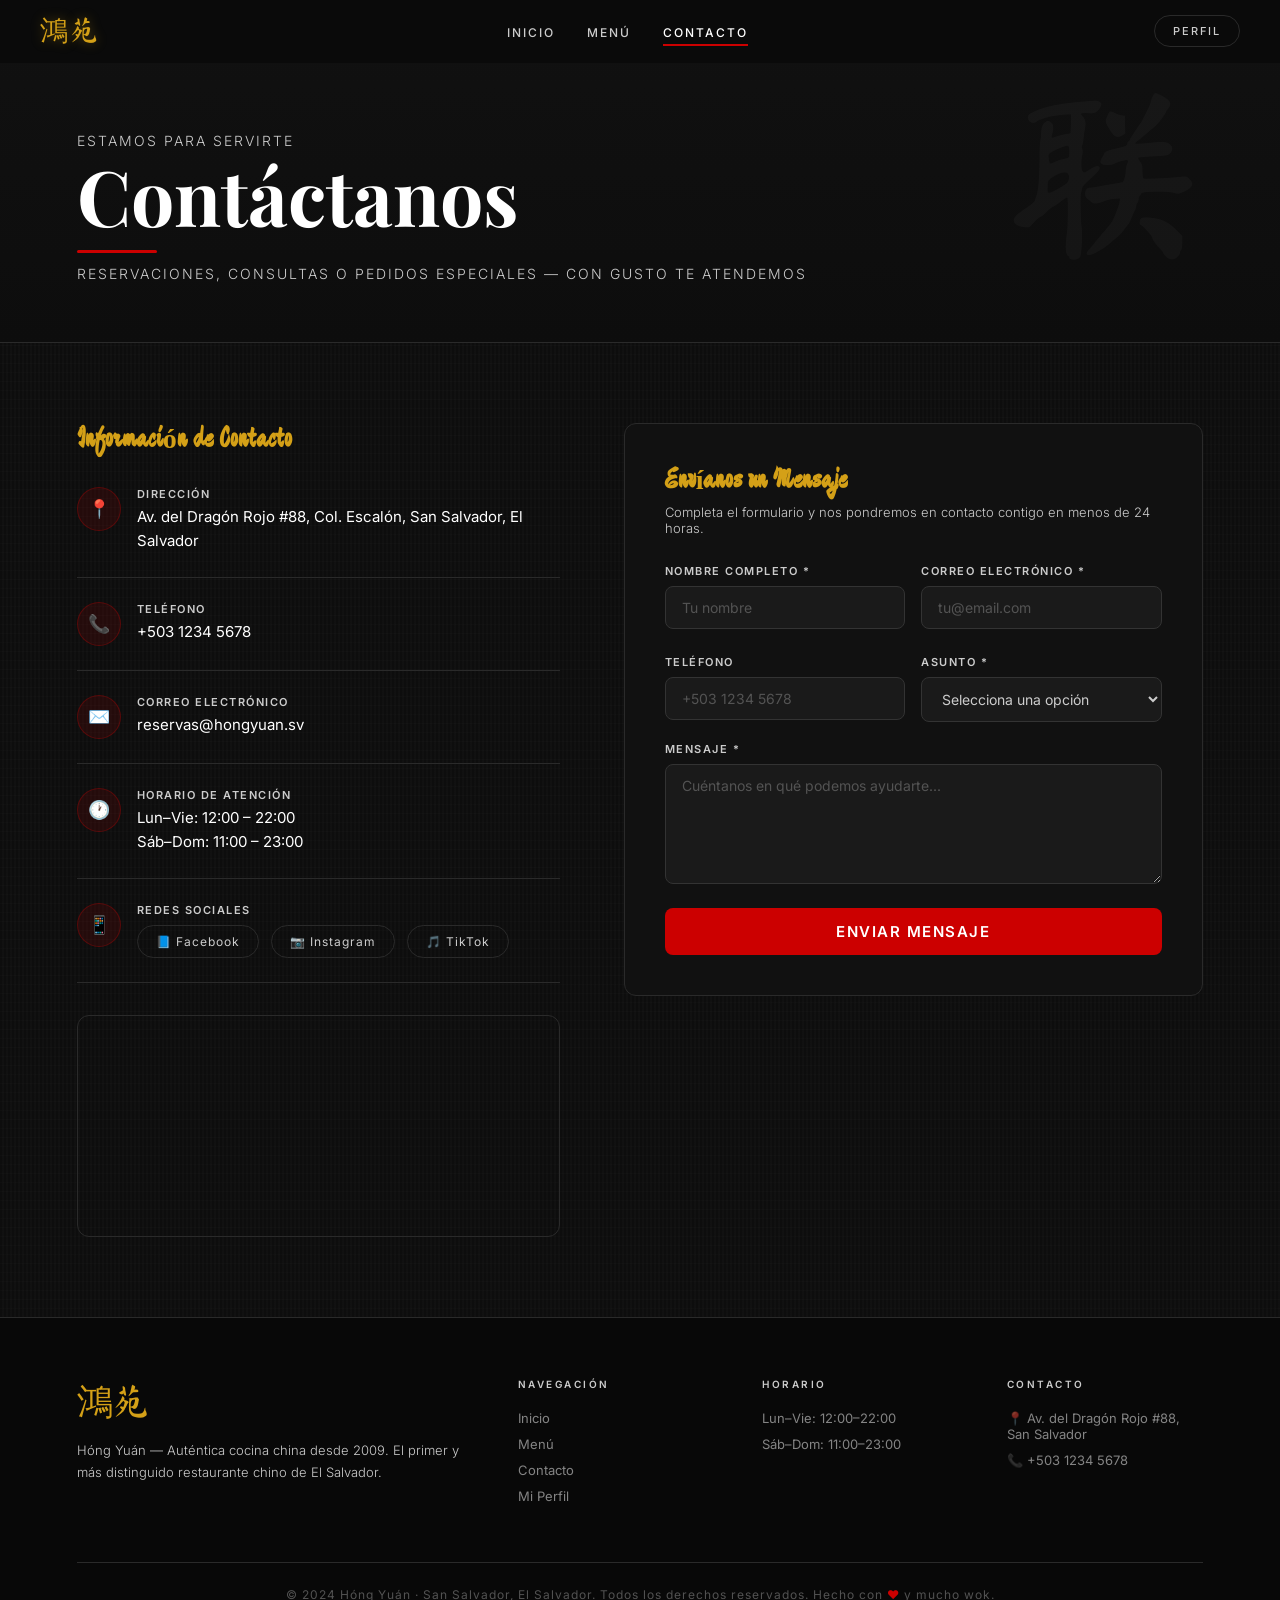
<file: contacto.html>
<!DOCTYPE html>
<html lang="es">

<head>
  <meta charset="UTF-8">
  <meta name="viewport" content="width=device-width, initial-scale=1.0">
  <title>Contacto — Hóng Yuán</title>
  <link rel="preconnect" href="https://fonts.googleapis.com">
  <link
    href="https://fonts.googleapis.com/css2?family=Ma+Shan+Zheng&family=Noto+Serif+SC:wght@300;400;600;700&display=swap"
    rel="stylesheet">
  <link rel="stylesheet" href="css/style.css">
  <style>
    .contacto-section {
      padding: 80px 6%;
    }

    .contacto-grid {
      display: grid;
      grid-template-columns: 1fr 1.2fr;
      gap: 64px;
      align-items: start;
    }

    /* Columna info */
    .info-col h3 {
      font-family: var(--font-titulo);
      font-size: 28px;
      color: var(--color-dorado);
      margin-bottom: 32px;
    }

    .info-item {
      display: flex;
      align-items: flex-start;
      gap: 16px;
      margin-bottom: 24px;
      padding-bottom: 24px;
      border-bottom: 1px solid var(--color-gris-borde);
    }

    .info-item:last-of-type {
      border-bottom: none;
    }

    .info-icon {
      width: 44px;
      height: 44px;
      border-radius: 50%;
      background: rgba(204, 0, 0, 0.12);
      border: 1px solid rgba(204, 0, 0, 0.3);
      display: flex;
      align-items: center;
      justify-content: center;
      font-size: 18px;
      flex-shrink: 0;
    }

    .info-item-text p {
      margin: 0;
    }

    .info-item-text p:first-child {
      font-size: 11px;
      letter-spacing: 1.5px;
      text-transform: uppercase;
      color: var(--color-gris-claro);
      margin-bottom: 4px;
      font-weight: 600;
    }

    .info-item-text p:last-child {
      color: var(--color-blanco);
      font-size: 15px;
      line-height: 1.6;
    }

    .redes-sociales {
      display: flex;
      gap: 12px;
      margin-top: 8px;
    }

    .red-btn {
      padding: 8px 18px;
      border-radius: 50px;
      border: 1px solid var(--color-gris-borde);
      color: var(--color-gris-claro);
      text-decoration: none;
      font-size: 12px;
      letter-spacing: 1px;
      transition: var(--transicion);
      display: inline-flex;
      align-items: center;
      gap: 6px;
    }

    .red-btn:hover {
      border-color: var(--color-rojo);
      color: var(--color-rojo);
    }

    .mapa-wrap {
      margin-top: 32px;
      border-radius: var(--radio-tarjeta);
      overflow: hidden;
      border: 1px solid var(--color-gris-borde);
    }

    .mapa-wrap iframe {
      display: block;
      width: 100%;
      height: 220px;
      filter: grayscale(80%) invert(90%) hue-rotate(180deg);
    }

    /* Columna formulario */
    .form-col {
      background: #111;
      border-radius: var(--radio-tarjeta);
      padding: 40px;
      border: 1px solid var(--color-gris-borde);
    }

    .form-col h3 {
      font-family: var(--font-titulo);
      font-size: 28px;
      color: var(--color-dorado);
      margin-bottom: 8px;
    }

    .form-col>p {
      color: var(--color-gris-claro);
      font-size: 13px;
      margin-bottom: 28px;
      font-weight: 300;
    }

    .form-group {
      margin-bottom: 20px;
    }

    .form-group label {
      display: block;
      font-size: 11px;
      letter-spacing: 1.5px;
      text-transform: uppercase;
      color: var(--color-gris-claro);
      margin-bottom: 8px;
      font-weight: 600;
    }

    .form-group input,
    .form-group select,
    .form-group textarea {
      width: 100%;
      background: #1a1a1a;
      border: 1px solid #333;
      color: var(--color-blanco);
      border-radius: 8px;
      padding: 12px 16px;
      font-size: 14px;
      font-family: var(--font-body);
      transition: border-color 0.3s ease;
      outline: none;
    }

    .form-group input:focus,
    .form-group select:focus,
    .form-group textarea:focus {
      border-color: var(--color-rojo);
      box-shadow: 0 0 0 3px rgba(204, 0, 0, 0.1);
    }

    .form-group input::placeholder,
    .form-group textarea::placeholder {
      color: rgba(255, 255, 255, 0.25);
    }

    .form-group select {
      color: var(--color-gris-claro);
      cursor: pointer;
    }

    .form-group select option {
      background: #1a1a1a;
    }

    .form-group textarea {
      resize: vertical;
      min-height: 120px;
    }

    .error-msg {
      color: var(--color-rojo);
      font-size: 12px;
      margin-top: 6px;
      display: block;
      font-weight: 400;
    }

    .form-row {
      display: grid;
      grid-template-columns: 1fr 1fr;
      gap: 16px;
    }

    .btn-enviar {
      width: 100%;
      padding: 14px;
      background: var(--color-rojo);
      color: white;
      border: none;
      border-radius: 8px;
      font-size: 15px;
      font-family: var(--font-body);
      font-weight: 600;
      cursor: pointer;
      letter-spacing: 1.5px;
      text-transform: uppercase;
      transition: background 0.3s, transform 0.2s;
    }

    .btn-enviar:hover {
      background: var(--color-rojo-hover);
      transform: translateY(-1px);
    }

    .btn-enviar:disabled {
      opacity: 0.6;
      cursor: not-allowed;
      transform: none;
    }

    /* Mensaje éxito */
    #exito-msg {
      display: none;
      flex-direction: column;
      align-items: center;
      justify-content: center;
      min-height: 300px;
      text-align: center;
      gap: 16px;
    }

    .exito-card span {
      font-size: 60px;
    }

    .exito-card h3 {
      font-family: var(--font-titulo);
      font-size: 32px;
      color: var(--color-dorado);
      margin: 12px 0 8px;
    }

    .exito-card p {
      color: var(--color-gris-claro);
      font-size: 15px;
      line-height: 1.6;
    }

    .exito-card .btn-volver {
      display: inline-block;
      margin-top: 20px;
      padding: 12px 32px;
      border: 1px solid var(--color-gris-borde);
      color: var(--color-gris-claro);
      text-decoration: none;
      border-radius: 50px;
      font-size: 13px;
      letter-spacing: 1px;
      transition: var(--transicion);
    }

    .exito-card .btn-volver:hover {
      border-color: var(--color-rojo);
      color: var(--color-rojo);
    }

    @media (max-width: 768px) {
      .contacto-grid {
        grid-template-columns: 1fr;
      }

      .form-row {
        grid-template-columns: 1fr;
      }

      .form-col {
        padding: 28px 20px;
      }
    }
  </style>
</head>

<body>

  <!-- LOADER -->
  <div id="loader">
    <div class="loader-symbol">联</div>
  </div>

  <!-- NAVBAR -->
  <nav id="navbar">
    <div class="nav-logo">
      <a href="index.html" class="nav-logo-text">鴻苑</a>
    </div>
    <ul class="nav-links">
      <li><a href="index.html">Inicio</a></li>
      <li><a href="menu.html">Menú</a></li>
      <li><a href="contacto.html" class="active">Contacto</a></li>
    </ul>
    <div class="nav-right">
      <a href="perfil.html" class="nav-perfil">Perfil</a>
      <button class="hamburger" id="hamburger">☰</button>
    </div>
  </nav>

  <!-- BANNER -->
  <section class="page-banner" data-symbol="联">
    <p class="section-subtitulo">Estamos para servirte</p>
    <h2>Contáctanos</h2>
    <p>Reservaciones, consultas o pedidos especiales — con gusto te atendemos</p>
  </section>

  <!-- CONTACTO -->
  <section class="contacto-section">
    <div class="contacto-grid">

      <!-- COLUMNA IZQUIERDA -->
      <div class="info-col fade-in-left">
        <h3>Información de Contacto</h3>

        <div class="info-item">
          <div class="info-icon">📍</div>
          <div class="info-item-text">
            <p>Dirección</p>
            <p>Av. del Dragón Rojo #88, Col. Escalón, San Salvador, El Salvador</p>
          </div>
        </div>

        <div class="info-item">
          <div class="info-icon">📞</div>
          <div class="info-item-text">
            <p>Teléfono</p>
            <p>+503 1234 5678</p>
          </div>
        </div>

        <div class="info-item">
          <div class="info-icon">✉️</div>
          <div class="info-item-text">
            <p>Correo Electrónico</p>
            <p>reservas@hongyuan.sv</p>
          </div>
        </div>

        <div class="info-item">
          <div class="info-icon">🕐</div>
          <div class="info-item-text">
            <p>Horario de Atención</p>
            <p>Lun–Vie: 12:00 – 22:00<br>Sáb–Dom: 11:00 – 23:00</p>
          </div>
        </div>

        <div class="info-item">
          <div class="info-icon">📱</div>
          <div class="info-item-text">
            <p>Redes Sociales</p>
            <div class="redes-sociales">
              <a href="#" class="red-btn">📘 Facebook</a>
              <a href="#" class="red-btn">📷 Instagram</a>
              <a href="#" class="red-btn">🎵 TikTok</a>
            </div>
          </div>
        </div>

        <div class="mapa-wrap">
          <iframe
            src="https://www.google.com/maps/embed?pb=!1m18!1m12!1m3!1d30706.071064688!2d-89.2404!3d13.6929!2m3!1f0!2f0!3f0!3m2!1i1024!2i768!4f13.1!3m3!1m2!1s0x8f6330017a0dab7f%3A0x1f5a7b8b3e3e3e3e!2sSan%20Salvador%2C%20El%20Salvador!5e0!3m2!1ses!2ssv!4v1700000000000!5m2!1ses!2ssv"
            style="border:0;" allowfullscreen="" loading="lazy" referrerpolicy="no-referrer-when-downgrade"
            title="Ubicación Hóng Yuán — San Salvador">
          </iframe>
        </div>
      </div>

      <!-- COLUMNA DERECHA: FORMULARIO -->
      <div class="form-col fade-in-right">
        <h3>Envíanos un Mensaje</h3>
        <p>Completa el formulario y nos pondremos en contacto contigo en menos de 24 horas.</p>

        <form id="form-contacto">
          <div class="form-row">
            <div class="form-group">
              <label for="nombre">Nombre Completo *</label>
              <input type="text" id="nombre" placeholder="Tu nombre">
              <span class="error-msg" id="error-nombre"></span>
            </div>
            <div class="form-group">
              <label for="email">Correo Electrónico *</label>
              <input type="email" id="email" placeholder="tu@email.com">
              <span class="error-msg" id="error-email"></span>
            </div>
          </div>

          <div class="form-row">
            <div class="form-group">
              <label for="telefono">Teléfono</label>
              <input type="tel" id="telefono" placeholder="+503 1234 5678">
            </div>
            <div class="form-group">
              <label for="asunto">Asunto *</label>
              <select id="asunto">
                <option value="" disabled selected>Selecciona una opción</option>
                <option value="reservacion">🍽 Reservación</option>
                <option value="pedido">📦 Pedido Especial</option>
                <option value="informacion">ℹ️ Información General</option>
                <option value="otro">💬 Otro</option>
              </select>
            </div>
          </div>

          <div class="form-group">
            <label for="mensaje">Mensaje *</label>
            <textarea id="mensaje" placeholder="Cuéntanos en qué podemos ayudarte..."></textarea>
            <span class="error-msg" id="error-mensaje"></span>
          </div>

          <button type="submit" class="btn-enviar">Enviar Mensaje</button>
        </form>

        <div id="exito-msg">
          <div class="exito-card">
            <span>🏮</span>
            <h3>¡Mensaje enviado!</h3>
            <p>Gracias por contactarnos.<br>Nos pondremos en contacto contigo muy pronto.</p>
            <a href="index.html" class="btn-volver">← Volver al inicio</a>
          </div>
        </div>
      </div>

    </div>
  </section>

  <!-- FOOTER -->
  <footer>
    <div class="footer-grid">
      <div class="footer-brand">
        <span class="footer-logo-text">鴻苑</span>
        <p>Hóng Yuán — Auténtica cocina china desde 2009. El primer y más distinguido restaurante chino de El Salvador.
        </p>
      </div>
      <div class="footer-col">
        <h4>Navegación</h4>
        <a href="index.html">Inicio</a>
        <a href="menu.html">Menú</a>
        <a href="contacto.html">Contacto</a>
        <a href="perfil.html">Mi Perfil</a>
      </div>
      <div class="footer-col">
        <h4>Horario</h4>
        <a href="#">Lun–Vie: 12:00–22:00</a>
        <a href="#">Sáb–Dom: 11:00–23:00</a>
      </div>
      <div class="footer-col">
        <h4>Contacto</h4>
        <a href="#">📍 Av. del Dragón Rojo #88, San Salvador</a>
        <a href="#">📞 +503 1234 5678</a>
      </div>
    </div>
    <div class="footer-bottom">
      <p>© 2024 Hóng Yuán · San Salvador, El Salvador. Todos los derechos reservados. Hecho con <span>♥</span> y mucho
        wok.</p>
    </div>
  </footer>

  <script src="js/main.js"></script>
  <script src="js/contacto.js"></script>
  <script>
    window.addEventListener('load', () => {
      const loader = document.getElementById('loader');
      loader.style.opacity = '0';
      setTimeout(() => loader.remove(), 600);
    });
  </script>
</body>

</html>
</file>
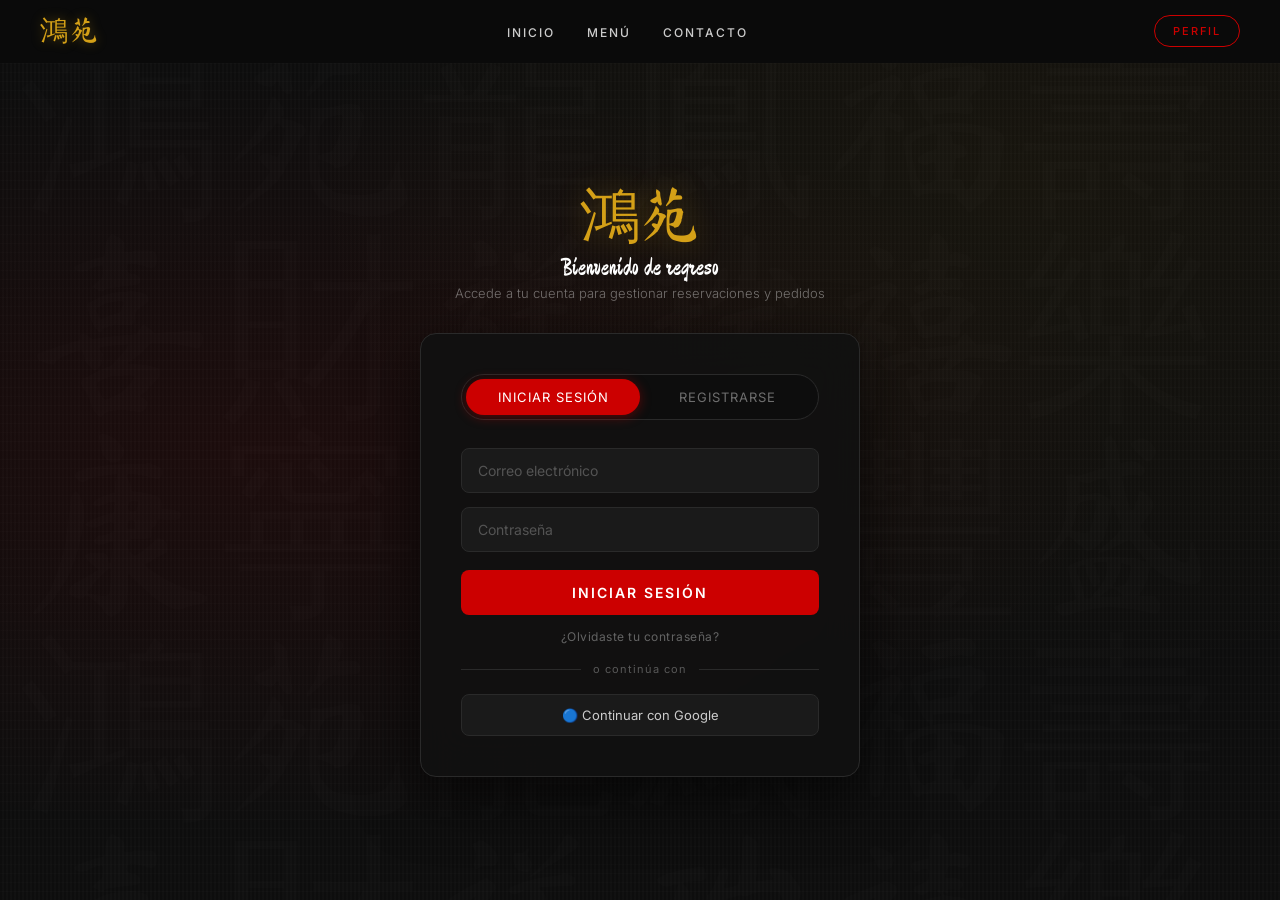
<file: perfil.html>
<!DOCTYPE html>
<html lang="es">
<head>
  <meta charset="UTF-8">
  <meta name="viewport" content="width=device-width, initial-scale=1.0">
  <title>Mi Perfil — Hóng Yuán</title>
  <link rel="preconnect" href="https://fonts.googleapis.com">
  <link href="https://fonts.googleapis.com/css2?family=Ma+Shan+Zheng&family=Noto+Serif+SC:wght@300;400;600;700&display=swap" rel="stylesheet">
  <link rel="stylesheet" href="css/style.css">
  <style>
    .auth-bg {
      min-height: 100vh;
      display: flex; align-items: center; justify-content: center;
      padding: 100px 20px 40px;
      position: relative; overflow: hidden;
    }
    .auth-bg::before {
      content: ''; position: absolute; inset: 0;
      background:
        radial-gradient(ellipse at 20% 50%, rgba(204,0,0,0.08) 0%, transparent 60%),
        radial-gradient(ellipse at 80% 20%, rgba(212,160,23,0.05) 0%, transparent 50%);
    }
    .auth-bg-pattern {
      position: absolute; inset: 0; pointer-events: none;
      font-family: var(--font-titulo); font-size: 200px;
      color: rgba(255,255,255,0.012); overflow: hidden;
      display: flex; flex-wrap: wrap; gap: 40px; padding: 20px;
      align-content: flex-start; line-height: 1;
    }

    .auth-wrapper { position: relative; z-index: 2; width: 100%; max-width: 440px; }

    .auth-top { text-align: center; margin-bottom: 32px; }
    .auth-logo-text {
      font-family: var(--font-titulo); font-size: 60px; color: var(--color-dorado);
      display: block; line-height: 1;
      text-shadow: 0 0 30px rgba(212,160,23,0.3);
    }
    .auth-top h2 {
      font-family: var(--font-titulo); font-size: 24px;
      color: var(--color-blanco); margin-top: 12px; font-weight: 400;
    }
    .auth-top p { color: rgba(255,255,255,0.4); font-size: 13px; margin-top: 6px; font-weight: 300; }

    .auth-card {
      background: rgba(17,17,17,0.95);
      border: 1px solid var(--color-gris-borde);
      border-radius: 16px;
      padding: 40px;
      backdrop-filter: blur(20px);
      box-shadow: 0 20px 60px rgba(0,0,0,0.6);
    }

    /* TABS */
    .auth-tabs {
      display: flex; background: #0d0d0d;
      border-radius: 50px; padding: 4px; margin-bottom: 28px;
      border: 1px solid var(--color-gris-borde);
    }
    .tab-btn {
      flex: 1; padding: 10px; border: none; background: transparent;
      color: rgba(255,255,255,0.4); font-family: var(--font-body);
      font-size: 13px; letter-spacing: 1px; text-transform: uppercase;
      cursor: pointer; border-radius: 50px; transition: var(--transicion);
    }
    .tab-btn.activo {
      background: var(--color-rojo); color: white;
      box-shadow: 0 2px 12px rgba(204,0,0,0.4);
    }
    .tab-btn:hover:not(.activo) { color: var(--color-blanco); }

    /* FORMULARIOS */
    .auth-form {
      display: flex; flex-direction: column; gap: 14px;
    }
    .auth-form input {
      background: #1a1a1a; border: 1px solid #2a2a2a;
      color: var(--color-blanco); border-radius: 8px;
      padding: 13px 16px; font-size: 14px; font-family: var(--font-body);
      transition: border-color 0.3s ease; outline: none; width: 100%;
    }
    .auth-form input:focus {
      border-color: var(--color-rojo);
      box-shadow: 0 0 0 3px rgba(204,0,0,0.1);
    }
    .auth-form input::placeholder { color: rgba(255,255,255,0.25); }

    .btn-auth {
      width: 100%; padding: 14px; background: var(--color-rojo);
      color: white; border: none; border-radius: 8px;
      font-size: 14px; font-family: var(--font-body); font-weight: 600;
      cursor: pointer; letter-spacing: 2px; text-transform: uppercase;
      transition: background 0.3s, transform 0.2s;
      margin-top: 4px;
    }
    .btn-auth:hover {
      background: var(--color-rojo-hover);
      transform: translateY(-1px);
      box-shadow: 0 6px 20px rgba(204,0,0,0.35);
    }

    .link-forgot {
      text-align: center; font-size: 12px; color: rgba(255,255,255,0.35);
      text-decoration: none; letter-spacing: 0.5px; transition: color 0.3s;
    }
    .link-forgot:hover { color: var(--color-dorado); }

    .divider {
      display: flex; align-items: center; gap: 12px; margin: 4px 0;
    }
    .divider::before, .divider::after {
      content: ''; flex: 1; height: 1px; background: var(--color-gris-borde);
    }
    .divider span { font-size: 11px; color: rgba(255,255,255,0.3); letter-spacing: 1px; }

    .btn-social {
      display: flex; align-items: center; justify-content: center; gap: 10px;
      padding: 12px; background: #1a1a1a; border: 1px solid #2a2a2a;
      color: var(--color-gris-claro); border-radius: 8px;
      font-size: 13px; font-family: var(--font-body); cursor: pointer;
      transition: var(--transicion); text-decoration: none;
    }
    .btn-social:hover { border-color: var(--color-gris-claro); color: white; background: #222; }

    .form-row-2 { display: grid; grid-template-columns: 1fr 1fr; gap: 10px; }

    .password-strength { margin-top: -6px; }
    .strength-bar { height: 3px; border-radius: 2px; background: var(--color-gris-borde); overflow: hidden; }
    .strength-fill { height: 100%; border-radius: 2px; transition: width 0.3s, background 0.3s; width: 0; }

    /* ÉXITO LOGIN */
    #login-exito {
      display: none; text-align: center; padding: 20px 0;
    }
    .login-exito-icon { font-size: 60px; margin-bottom: 16px; display: block; }
    #login-exito h3 { font-family: var(--font-titulo); font-size: 28px; color: var(--color-dorado); margin-bottom: 8px; }
    #login-exito p { color: var(--color-gris-claro); font-size: 14px; margin-bottom: 20px; }
    #login-exito a {
      display: inline-block; padding: 12px 32px; background: var(--color-rojo);
      color: white; text-decoration: none; border-radius: 8px;
      font-size: 13px; letter-spacing: 1px; font-weight: 600;
      transition: background 0.3s;
    }
    #login-exito a:hover { background: var(--color-rojo-hover); }

    .terms-text { font-size: 11px; color: rgba(255,255,255,0.3); text-align: center; line-height: 1.5; }
    .terms-text a { color: var(--color-dorado); text-decoration: none; }

    @media (max-width: 480px) {
      .auth-card { padding: 28px 20px; }
      .form-row-2 { grid-template-columns: 1fr; }
    }
  </style>
</head>
<body>

<!-- LOADER -->
<div id="loader">
  <div class="loader-symbol">人</div>
</div>

<!-- NAVBAR -->
<nav id="navbar">
  <div class="nav-logo">
    <a href="index.html" class="nav-logo-text">鴻苑</a>
  </div>
  <ul class="nav-links">
    <li><a href="index.html">Inicio</a></li>
    <li><a href="menu.html">Menú</a></li>
    <li><a href="contacto.html">Contacto</a></li>
  </ul>
  <div class="nav-right">
    <a href="perfil.html" class="nav-perfil" style="border-color: var(--color-rojo); color: var(--color-rojo);">Perfil</a>
    <button class="hamburger" id="hamburger">☰</button>
  </div>
</nav>

<div class="auth-bg">
  <div class="auth-bg-pattern">
    鴻苑龍鳳福壽喜財祥瑞禧樂康寧吉慶豐盛
    鴻苑龍鳳福壽喜財祥瑞禧樂康寧吉慶豐盛
    鴻苑龍鳳福壽喜財祥瑞禧樂康寧吉慶豐盛
  </div>

  <div class="auth-wrapper">
    <div class="auth-top">
      <span class="auth-logo-text">鴻苑</span>
      <h2>Bienvenido de regreso</h2>
      <p>Accede a tu cuenta para gestionar reservaciones y pedidos</p>
    </div>

    <div class="auth-card">
      <!-- TABS -->
      <div class="auth-tabs">
        <button class="tab-btn activo" data-tab="login">Iniciar Sesión</button>
        <button class="tab-btn" data-tab="registro">Registrarse</button>
      </div>

      <!-- LOGIN -->
      <form id="form-login" class="auth-form">
        <input type="email" id="login-email" placeholder="Correo electrónico" required>
        <input type="password" id="login-password" placeholder="Contraseña" required>
        <button type="submit" class="btn-auth">Iniciar Sesión</button>
        <a href="#" class="link-forgot">¿Olvidaste tu contraseña?</a>
        <div class="divider"><span>o continúa con</span></div>
        <a href="#" class="btn-social">🔵 Continuar con Google</a>
      </form>

      <!-- REGISTRO (oculto por defecto) -->
      <form id="form-registro" class="auth-form" style="display:none">
        <div class="form-row-2">
          <input type="text" placeholder="Nombre" required>
          <input type="text" placeholder="Apellido" required>
        </div>
        <input type="email" placeholder="Correo electrónico" required>
        <input type="tel" placeholder="Teléfono (opcional)">
        <input type="password" id="reg-password" placeholder="Contraseña" required>
        <div class="password-strength">
          <div class="strength-bar"><div class="strength-fill" id="strength-fill"></div></div>
        </div>
        <input type="password" placeholder="Confirmar contraseña" required>
        <button type="submit" class="btn-auth">Crear Cuenta</button>
        <p class="terms-text">Al registrarte, aceptas nuestros <a href="#">Términos de Servicio</a> y <a href="#">Política de Privacidad</a>.</p>
      </form>

      <!-- ÉXITO -->
      <div id="login-exito">
        <span class="login-exito-icon">🏮</span>
        <h3>¡Bienvenido!</h3>
        <p>Has iniciado sesión correctamente en Hóng Yuán.</p>
        <a href="index.html">Ir al inicio</a>
      </div>
    </div>
  </div>
</div>

<script src="js/main.js"></script>
<script>
  window.addEventListener('load', () => {
    const loader = document.getElementById('loader');
    loader.style.opacity = '0';
    setTimeout(() => loader.remove(), 600);
  });

  // TABS
  document.querySelectorAll('.tab-btn').forEach(btn => {
    btn.addEventListener('click', () => {
      document.querySelectorAll('.tab-btn').forEach(b => b.classList.remove('activo'));
      btn.classList.add('activo');
      const tab = btn.dataset.tab;
      document.getElementById('form-login').style.display = tab === 'login' ? 'flex' : 'none';
      document.getElementById('form-registro').style.display = tab === 'registro' ? 'flex' : 'none';
    });
  });

  // LOGIN SUBMIT
  document.getElementById('form-login').addEventListener('submit', (e) => {
    e.preventDefault();
    const btn = e.target.querySelector('.btn-auth');
    btn.textContent = 'Verificando...';
    btn.disabled = true;
    setTimeout(() => {
      document.getElementById('form-login').style.display = 'none';
      document.querySelector('.auth-tabs').style.display = 'none';
      const exito = document.getElementById('login-exito');
      exito.style.display = 'block';
      exito.style.opacity = '0';
      setTimeout(() => {
        exito.style.transition = 'opacity 0.5s ease';
        exito.style.opacity = '1';
      }, 50);
    }, 1000);
  });

  // REGISTRO SUBMIT
  document.getElementById('form-registro').addEventListener('submit', (e) => {
    e.preventDefault();
    const btn = e.target.querySelector('.btn-auth');
    btn.textContent = 'Creando cuenta...';
    btn.disabled = true;
    setTimeout(() => {
      document.getElementById('form-registro').style.display = 'none';
      document.querySelector('.auth-tabs').style.display = 'none';
      const exito = document.getElementById('login-exito');
      exito.querySelector('h3').textContent = '¡Cuenta creada!';
      exito.querySelector('p').textContent = 'Tu cuenta ha sido creada exitosamente. ¡Bienvenido a Hóng Yuán!';
      exito.style.display = 'block';
      exito.style.opacity = '0';
      setTimeout(() => {
        exito.style.transition = 'opacity 0.5s ease';
        exito.style.opacity = '1';
      }, 50);
    }, 1200);
  });

  // INDICADOR FUERZA CONTRASEÑA
  document.getElementById('reg-password')?.addEventListener('input', (e) => {
    const val = e.target.value;
    const fill = document.getElementById('strength-fill');
    if (!fill) return;
    let strength = 0;
    if (val.length >= 8) strength++;
    if (/[A-Z]/.test(val)) strength++;
    if (/[0-9]/.test(val)) strength++;
    if (/[^A-Za-z0-9]/.test(val)) strength++;
    const colors = ['#cc0000', '#ff6600', '#ffaa00', '#00aa44'];
    const widths = ['25%', '50%', '75%', '100%'];
    fill.style.width = val.length ? widths[Math.max(0, strength - 1)] : '0';
    fill.style.background = val.length ? colors[Math.max(0, strength - 1)] : '';
  });
</script>
</body>
</html>
</file>
<file: css/style.css>
@import url('https://fonts.googleapis.com/css2?family=Ma+Shan+Zheng&family=Playfair+Display:ital,wght@0,400;0,600;0,700;0,900;1,400;1,600&family=Inter:wght@300;400;500;600&display=swap');

:root {
  --color-bg:          #0d0d0d;
  --color-bg-card:     #1a1a1a;
  --color-bg-navbar:   rgba(10, 10, 10, 0.92);
  --color-rojo:        #CC0000;
  --color-rojo-hover:  #e60000;
  --color-dorado:      #D4A017;
  --color-blanco:      #FFFFFF;
  --color-gris-claro:  #CCCCCC;
  --color-gris-borde:  #2a2a2a;
  --font-titulo:       'Ma Shan Zheng', cursive;
  --font-body:         'Inter', sans-serif;
  --font-display:      'Playfair Display', serif;
  --radio-tarjeta:     12px;
  --sombra-tarjeta:    0 4px 20px rgba(0,0,0,0.5);
  --transicion:        all 0.3s ease;
}

*, *::before, *::after { box-sizing: border-box; margin: 0; padding: 0; }

html { scroll-behavior: smooth; }

body {
  font-family: var(--font-body);
  font-size: 15px;
  background-color: var(--color-bg);
  color: var(--color-blanco);
  background-image:
    repeating-linear-gradient(90deg, transparent, transparent 2px, rgba(255,255,255,0.015) 2px, rgba(255,255,255,0.015) 4px),
    repeating-linear-gradient(0deg, transparent, transparent 8px, rgba(255,255,255,0.01) 8px, rgba(255,255,255,0.01) 9px);
  min-height: 100vh;
}

/* ──────────── LOADER ──────────── */
#loader {
  position: fixed; inset: 0; background: #0d0d0d; z-index: 9999;
  display: flex; align-items: center; justify-content: center;
  transition: opacity 0.6s ease;
}
.loader-symbol {
  font-family: var(--font-titulo); font-size: 80px;
  color: var(--color-rojo);
  animation: pulse 1s ease-in-out infinite;
}
@keyframes pulse {
  0%, 100% { transform: scale(1); opacity: 1; }
  50% { transform: scale(1.15); opacity: 0.7; }
}

/* ──────────── NAVBAR ──────────── */
#navbar {
  position: fixed; top: 0; width: 100%; z-index: 1000;
  background: var(--color-bg-navbar);
  backdrop-filter: blur(10px);
  padding: 12px 40px;
  display: flex; align-items: center; justify-content: space-between;
  transition: var(--transicion);
  border-bottom: 1px solid transparent;
}
#navbar.scrolled {
  background: #0a0a0a;
  box-shadow: 0 2px 20px rgba(0,0,0,0.6);
  border-bottom-color: var(--color-gris-borde);
}
.nav-logo a {
  display: flex; align-items: center;
}
.nav-logo-text {
  font-family: var(--font-titulo);
  font-size: 28px;
  color: var(--color-dorado);
  text-decoration: none;
  letter-spacing: 2px;
  text-shadow: 0 0 12px rgba(212,160,23,0.4);
  transition: opacity 0.3s ease;
}
.nav-logo-text:hover { opacity: 0.8; }
.nav-links {
  list-style: none; display: flex; gap: 32px; align-items: center;
}
.nav-links a {
  color: var(--color-gris-claro);
  text-decoration: none;
  font-family: var(--font-body);
  font-size: 12px;
  font-weight: 500;
  letter-spacing: 2px;
  text-transform: uppercase;
  transition: color 0.3s ease;
  padding-bottom: 4px;
  border-bottom: 2px solid transparent;
}
.nav-links a:hover, .nav-links a.active {
  color: var(--color-blanco);
  border-bottom-color: var(--color-rojo);
}
.nav-right { display: flex; align-items: center; gap: 16px; }
.nav-perfil {
  color: var(--color-gris-claro);
  text-decoration: none;
  font-family: var(--font-body);
  font-size: 11px;
  font-weight: 500;
  letter-spacing: 2px;
  text-transform: uppercase;
  padding: 8px 18px;
  border: 1px solid var(--color-gris-borde);
  border-radius: 50px;
  transition: var(--transicion);
}
.nav-perfil:hover {
  border-color: var(--color-rojo);
  color: var(--color-rojo);
}
.hamburger {
  display: none; background: none; border: none;
  color: var(--color-blanco); font-size: 22px; cursor: pointer;
}

/* ──────────── HERO ──────────── */
#hero {
  height: 100vh; position: relative; overflow: hidden;
}
.hero-img {
  width: 100%; height: 100%; object-fit: cover; position: absolute; top: 0; left: 0;
}
.hero-overlay {
  position: absolute; inset: 0;
  background: linear-gradient(to right, rgba(0,0,0,0.82) 40%, rgba(0,0,0,0.3) 100%);
  z-index: 1;
}
.hero-content {
  position: absolute; bottom: 20%; left: 6%; z-index: 2;
}
.hero-titulo {
  font-family: var(--font-display);
  font-size: clamp(60px, 8vw, 100px);
  color: var(--color-blanco);
  text-shadow: 2px 2px 12px rgba(0,0,0,0.8);
  line-height: 1.1;
  margin-bottom: 12px;
}
.hero-subtitulo {
  font-size: clamp(11px, 1.5vw, 13px);
  color: var(--color-gris-claro);
  font-family: var(--font-body);
  letter-spacing: 4px;
  text-transform: uppercase;
  margin-bottom: 36px;
  font-weight: 400;
}
.hero-deco {
  display: flex; align-items: center; gap: 12px; margin-bottom: 36px;
}
.hero-deco-line {
  width: 50px; height: 1px; background: var(--color-dorado);
}
.hero-deco-symbol {
  color: var(--color-dorado); font-size: 18px;
}
.btn-menu-hero {
  display: inline-block; padding: 14px 42px;
  background: rgba(255,255,255,0.1);
  border: 2px solid white;
  color: var(--color-blanco);
  border-radius: 50px;
  font-weight: 500;
  font-family: var(--font-body);
  font-size: 12px;
  letter-spacing: 3px;
  text-transform: uppercase;
  text-decoration: none;
  backdrop-filter: blur(4px);
  transition: var(--transicion);
}
.btn-menu-hero:hover {
  background: var(--color-rojo);
  border-color: var(--color-rojo);
  transform: translateY(-2px);
  box-shadow: 0 8px 24px rgba(204,0,0,0.4);
}
.hero-scroll-hint {
  position: absolute; bottom: 40px; left: 50%; transform: translateX(-50%);
  z-index: 2; display: flex; flex-direction: column; align-items: center; gap: 8px;
  color: rgba(255,255,255,0.4); font-size: 11px; letter-spacing: 2px;
  text-transform: uppercase; animation: floatDown 2s ease-in-out infinite;
}
@keyframes floatDown {
  0%, 100% { transform: translateX(-50%) translateY(0); }
  50% { transform: translateX(-50%) translateY(8px); }
}

/* ──────────── SECCIONES GENERALES ──────────── */
.section { padding: 90px 6%; }
.section-titulo {
  font-family: var(--font-display);
  font-size: clamp(32px, 4vw, 50px);
  color: var(--color-blanco);
  margin-bottom: 16px;
}
.section-titulo::after {
  content: '';
  display: block; width: 60px; height: 3px;
  background: var(--color-rojo);
  margin-top: 10px; border-radius: 2px;
}
.section-subtitulo {
  font-size: 11px; 
  font-family: var(--font-body);
  letter-spacing: 4px; text-transform: uppercase;
  margin-bottom: 8px; font-weight: 500;
  color: var(--color-dorado);
}

/* ──────────── HISTORIA ──────────── */
.historia-section { background: var(--color-bg); }
.historia-grid {
  display: grid; grid-template-columns: 1fr 1fr; gap: 60px; align-items: center;
}
.historia-texto p {
  color: var(--color-gris-claro); line-height: 1.9; font-size: 15px;
  font-weight: 300; margin-bottom: 20px;
}
.historia-img-wrap {
  position: relative; border-radius: var(--radio-tarjeta); overflow: hidden;
  box-shadow: var(--sombra-tarjeta);
}
.historia-img-wrap img {
  width: 100%; aspect-ratio: 4/3; object-fit: cover; display: block;
}
.historia-img-wrap::before {
  content: ''; position: absolute; inset: 0;
  border: 2px solid rgba(212,160,23,0.3);
  border-radius: var(--radio-tarjeta); z-index: 1; pointer-events: none;
}
.historia-badge {
  position: absolute; bottom: 20px; left: 20px; z-index: 2;
  background: rgba(13,13,13,0.85); backdrop-filter: blur(8px);
  border: 1px solid var(--color-gris-borde); border-radius: 8px;
  padding: 12px 16px;
}
.historia-badge span {
  font-family: var(--font-titulo); font-size: 32px; color: var(--color-rojo);
  display: block; line-height: 1;
}
.historia-badge p { font-size: 11px; color: var(--color-gris-claro); letter-spacing: 1px; margin: 0; }
.historia-stat { display: flex; gap: 40px; margin-top: 32px; }
.stat-item span { font-family: var(--font-display); font-size: 36px; color: var(--color-dorado); font-weight: 700; }
.stat-item p { font-size: 12px; color: var(--color-gris-claro); letter-spacing: 1px; text-transform: uppercase; margin: 0; }

/* ──────────── ESPECIALIDADES ──────────── */
.especialidades-section { background: #111; }
.especialidades-grid {
  display: grid; grid-template-columns: repeat(3, 1fr); gap: 24px;
  margin-top: 48px;
}

/* ──────────── TARJETAS ──────────── */
.card-platillo {
  background: var(--color-bg-card);
  border-radius: var(--radio-tarjeta);
  box-shadow: var(--sombra-tarjeta);
  overflow: hidden;
  transition: transform 0.3s ease, box-shadow 0.3s ease;
  display: flex; flex-direction: column;
  border: 1px solid var(--color-gris-borde);
}
.card-platillo:hover {
  transform: translateY(-6px);
  box-shadow: 0 8px 30px rgba(204,0,0,0.25);
  border-color: rgba(204,0,0,0.3);
}
.card-img-wrap {
  position: relative; overflow: hidden;
}
.card-img-wrap img {
  width: 100%; aspect-ratio: 4/3; object-fit: cover; display: block;
  transition: transform 0.4s ease;
}
.card-platillo:hover .card-img-wrap img { transform: scale(1.05); }
.card-body {
  padding: 18px 20px 22px; display: flex; flex-direction: column; gap: 8px; flex: 1;
}
.card-nombre {
  font-family: 'Playfair Display', serif;
  font-style: italic;
  font-size: 20px; color: var(--color-dorado);
  font-weight: 600;
}
.card-precio {
  color: var(--color-rojo); font-weight: 700; font-size: 18px; font-family: var(--font-body);
}
.card-desc {
  color: var(--color-gris-claro); font-size: 13px; line-height: 1.7;
  font-weight: 300;
}
.card-tag {
  display: inline-block; font-size: 10px; letter-spacing: 1px;
  text-transform: uppercase; color: var(--color-dorado);
  border: 1px solid rgba(212,160,23,0.4); border-radius: 50px;
  padding: 2px 10px; align-self: flex-start; margin-top: 4px;
}

/* ──────────── POR QUÉ ELEGIRNOS ──────────── */
.porque-section { background: var(--color-bg); }
.porque-grid {
  display: grid; grid-template-columns: repeat(2, 1fr); gap: 24px;
  margin-top: 48px;
}
.porque-card {
  background: #111;
  border: 1px solid var(--color-gris-borde);
  border-radius: var(--radio-tarjeta);
  padding: 36px 32px;
  transition: var(--transicion);
}
.porque-card:hover {
  border-color: rgba(204,0,0,0.4);
  box-shadow: 0 4px 24px rgba(204,0,0,0.1);
  transform: translateY(-4px);
}
.porque-icon { font-size: 40px; margin-bottom: 16px; display: block; }
.porque-card h3 {
  font-family: var(--font-display); font-size: 22px; color: var(--color-dorado);
  margin-bottom: 10px;
}
.porque-card p { color: var(--color-gris-claro); font-size: 14px; line-height: 1.7; font-weight: 300; }

/* ──────────── BANNER RESERVA ──────────── */
.reserva-section {
  position: relative; overflow: hidden;
  padding: 120px 6%; text-align: center;
}
.reserva-bg {
  position: absolute; inset: 0;
  background: url('https://images.unsplash.com/photo-1414235077428-338989a2e8c0?w=1600') center/cover no-repeat;
  filter: brightness(0.25);
}
.reserva-content { position: relative; z-index: 2; }
.reserva-content h2 {
  font-family: var(--font-display); font-size: clamp(36px, 5vw, 64px);
  margin-bottom: 16px; color: var(--color-blanco);
}
.reserva-content p {
  color: var(--color-gris-claro); font-size: 16px; margin-bottom: 40px;
  font-weight: 300; letter-spacing: 1px;
}
.reserva-btns { display: flex; gap: 16px; justify-content: center; flex-wrap: wrap; }
.btn-reserva-solid {
  padding: 14px 40px; background: var(--color-rojo); color: white;
  border: 2px solid var(--color-rojo); border-radius: 50px;
  font-size: 12px; font-weight: 600; letter-spacing: 3px; text-transform: uppercase;
  text-decoration: none; transition: var(--transicion); font-family: var(--font-body);
}
.btn-reserva-solid:hover {
  background: var(--color-rojo-hover);
  box-shadow: 0 6px 20px rgba(204,0,0,0.5);
  transform: translateY(-2px);
}
.btn-reserva-outline {
  padding: 14px 40px; background: transparent; color: white;
  border: 2px solid white; border-radius: 50px;
  font-size: 12px; font-weight: 600; letter-spacing: 3px; text-transform: uppercase;
  text-decoration: none; transition: var(--transicion); font-family: var(--font-body);
}
.btn-reserva-outline:hover {
  background: rgba(255,255,255,0.1);
  transform: translateY(-2px);
}

/* ──────────── FOOTER ──────────── */
footer {
  background: #080808;
  border-top: 1px solid var(--color-gris-borde);
  padding: 60px 6% 30px;
}
.footer-grid {
  display: grid; grid-template-columns: 2fr 1fr 1fr 1fr; gap: 48px; margin-bottom: 48px;
}
.footer-brand .footer-logo-text {
  font-family: var(--font-titulo); font-size: 36px; color: var(--color-dorado);
  margin-bottom: 12px; display: block;
}
.footer-brand p { color: var(--color-gris-claro); font-size: 13px; line-height: 1.7; font-weight: 300; }
.footer-col h4 {
  font-family: var(--font-body);
  font-size: 10px; letter-spacing: 2.5px; text-transform: uppercase;
  color: var(--color-gris-claro); margin-bottom: 20px; font-weight: 600;
}
.footer-col a {
  display: block; color: rgba(255,255,255,0.5); text-decoration: none;
  font-size: 13px; margin-bottom: 10px; transition: color 0.3s;
}
.footer-col a:hover { color: var(--color-rojo); }
.footer-bottom {
  border-top: 1px solid var(--color-gris-borde);
  padding-top: 24px; text-align: center;
  color: rgba(255,255,255,0.3); font-size: 12px; letter-spacing: 1px;
}
.footer-bottom span { color: var(--color-rojo); }

/* ──────────── ANIMACIONES SCROLL ──────────── */
.fade-in {
  opacity: 0; transform: translateY(40px); transition: opacity 0.7s ease, transform 0.7s ease;
}
.fade-in.visible { opacity: 1; transform: translateY(0); }
.fade-in-left {
  opacity: 0; transform: translateX(-40px); transition: opacity 0.7s ease, transform 0.7s ease;
}
.fade-in-left.visible { opacity: 1; transform: translateX(0); }
.fade-in-right {
  opacity: 0; transform: translateX(40px); transition: opacity 0.7s ease, transform 0.7s ease;
}
.fade-in-right.visible { opacity: 1; transform: translateX(0); }
.fade-in-delay-1 { transition-delay: 0.1s; }
.fade-in-delay-2 { transition-delay: 0.2s; }
.fade-in-delay-3 { transition-delay: 0.3s; }

/* ──────────── PAGE BANNER ──────────── */
.page-banner {
  padding: 120px 6% 60px;
  background: linear-gradient(to bottom, #111 0%, var(--color-bg) 100%);
  border-bottom: 1px solid var(--color-gris-borde);
  position: relative; overflow: hidden;
}
.page-banner::before {
  content: attr(data-symbol);
  position: absolute; right: 6%; top: 50%; transform: translateY(-50%);
  font-family: var(--font-titulo); font-size: 200px;
  color: rgba(255,255,255,0.03); line-height: 1; pointer-events: none;
}
.page-banner h2 {
  font-family: var(--font-display); font-size: clamp(48px, 6vw, 80px);
  color: var(--color-blanco); line-height: 1;
}
.page-banner h2::after {
  content: ''; display: block; width: 80px; height: 3px;
  background: var(--color-rojo); margin-top: 16px; border-radius: 2px;
}
.page-banner p {
  color: var(--color-gris-claro); font-size: 14px; letter-spacing: 2px;
  text-transform: uppercase; margin-top: 12px; font-weight: 300;
}

/* ──────────── RESPONSIVE ──────────── */
@media (max-width: 1024px) {
  .especialidades-grid { grid-template-columns: repeat(2, 1fr); }
  .historia-grid { grid-template-columns: 1fr; }
  .footer-grid { grid-template-columns: 1fr 1fr; }
  .porque-grid { grid-template-columns: 1fr 1fr; }
}

@media (max-width: 768px) {
  #navbar { padding: 12px 20px; }
  .nav-links {
    display: none; flex-direction: column; position: absolute;
    top: 100%; left: 0; width: 100%; background: #0a0a0a;
    padding: 20px; gap: 0; border-bottom: 1px solid var(--color-gris-borde);
  }
  .nav-links li a { display: block; padding: 14px 0; border-bottom: 1px solid var(--color-gris-borde); }
  .nav-links a { border-bottom: none; }
  .nav-links.open { display: flex; }
  .hamburger { display: block; }
  .hero-titulo { font-size: 48px; }
  .hero-content { left: 5%; bottom: 15%; }
  .section { padding: 60px 5%; }
  .especialidades-grid { grid-template-columns: 1fr; }
  .porque-grid { grid-template-columns: 1fr; }
  .footer-grid { grid-template-columns: 1fr; gap: 32px; }
  .historia-stat { flex-wrap: wrap; gap: 24px; }
  .nav-logo-text { font-size: 22px; }
}
</file>
